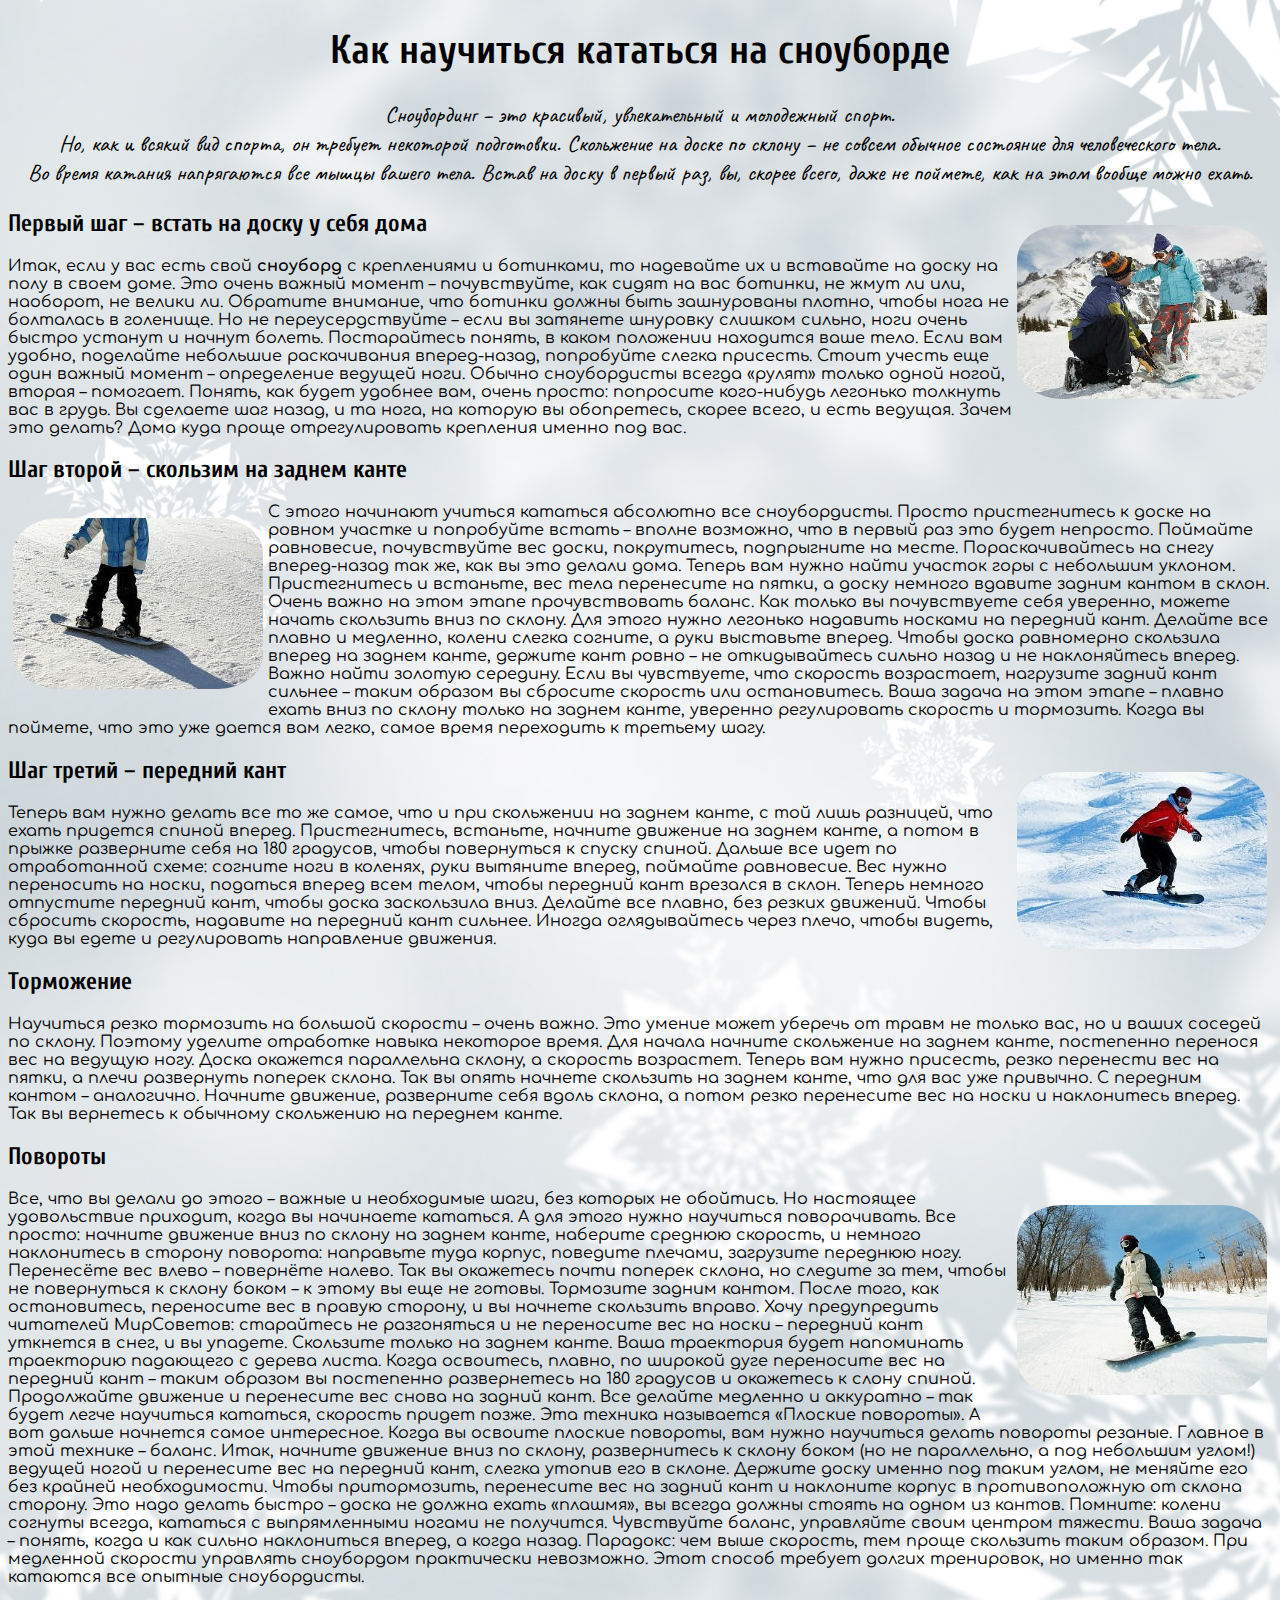
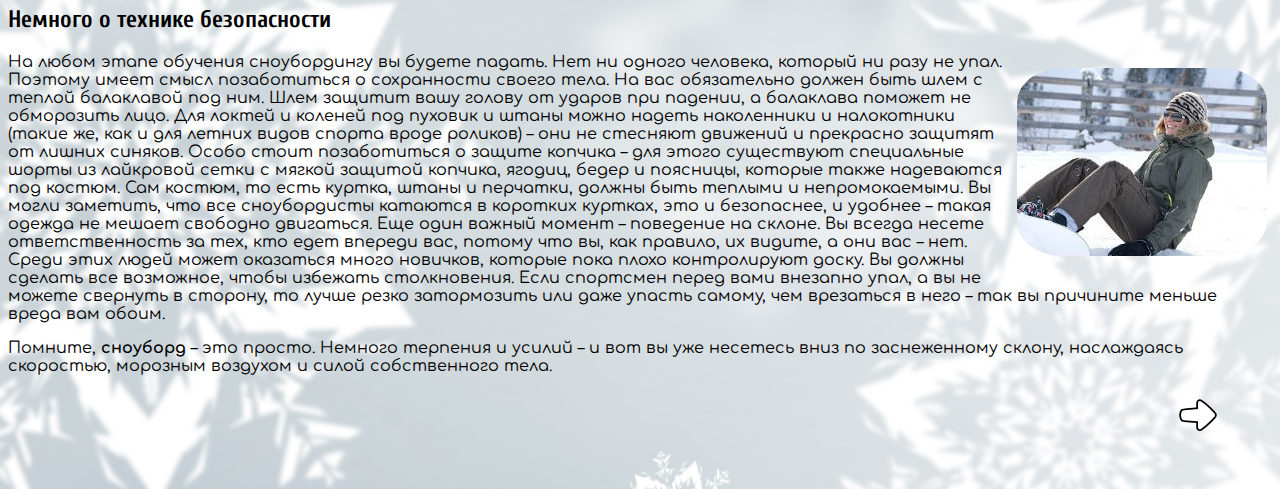
<file: docs/index.html>
<!DOCTYPE html>
<html lang="ru">
<head>
    <meta charset="UTF-8">
    <title>Как научиться кататься на сноуборде</title>

    <link rel="stylesheet" href="css/main.css">

    <link href="https://fonts.googleapis.com/css?family=Caveat|Comfortaa:300|Cuprum:700" rel="stylesheet">

</head>
<body>
    <h1 class="headerone">Как научиться кататься на сноуборде</h1>
    <p class="italic">
        Сноубординг – это красивый, увлекательный и молодежный спорт.<br> Но, как и всякий вид спорта, он требует некоторой подготовки. Скольжение на доске по склону – не совсем обычное состояние для человеческого тела.<br> Во время катания напрягаются все мышцы вашего тела. Встав на доску в первый раз, вы, скорее всего, даже не поймете, как на этом вообще можно ехать.
    </p>
        <h2 class="headertwo">
            <img class="img__right" src="img/1.jpg" alt="#">
            Первый шаг – встать на доску у себя дома
        </h2>
        <p class="text">
        Итак, если у вас есть свой <strong>сноуборд</strong> с креплениями и ботинками, то надевайте их и вставайте на доску на полу в своем доме. Это очень важный момент – почувствуйте, как сидят на вас ботинки, не жмут ли или, наоборот, не велики ли. Обратите внимание, что ботинки должны быть зашнурованы плотно, чтобы нога не болталась в голенище. Но не переусердствуйте – если вы затянете шнуровку слишком сильно, ноги очень быстро устанут и начнут болеть.
            Постарайтесь понять, в каком положении находится ваше тело. Если вам удобно, поделайте небольшие раскачивания вперед-назад, попробуйте слегка присесть. Cтоит учесть еще один важный момент – определение ведущей ноги. Обычно сноубордисты всегда «рулят» только одной ногой, вторая – помогает. Понять, как будет удобнее вам, очень просто: попросите кого-нибудь легонько толкнуть вас в грудь. Вы сделаете шаг назад, и та нога, на которую вы обопретесь, скорее всего, и есть ведущая. Зачем это делать? Дома куда проще отрегулировать крепления именно под вас.
        </p>
            <h2 class="headertwo">
                Шаг второй – скользим на заднем канте
            </h2>
            <p class="text">
                <img class="img__left" src="img/2.jpg" alt="#">
                С этого начинают учиться кататься абсолютно все сноубордисты. Просто пристегнитесь к доске на ровном участке и попробуйте встать – вполне возможно, что в первый раз это будет непросто. Поймайте равновесие, почувствуйте вес доски, покрутитесь, подпрыгните на месте. Пораскачивайтесь на снегу вперед-назад так же, как вы это делали дома.
                Теперь вам нужно найти участок горы с небольшим уклоном. Пристегнитесь и встаньте, вес тела перенесите на пятки, а доску немного вдавите задним кантом в склон. Очень важно на этом этапе прочувствовать баланс. Как только вы почувствуете себя уверенно, можете начать скользить вниз по склону. Для этого нужно легонько надавить носками на передний кант. Делайте все плавно и медленно, колени слегка согните, а руки выставьте вперед. Чтобы доска равномерно скользила вперед на заднем канте, держите кант ровно – не откидывайтесь сильно назад и не наклоняйтесь вперед. Важно найти золотую середину. Если вы чувствуете, что скорость возрастает, нагрузите задний кант сильнее – таким образом вы сбросите скорость или остановитесь.
                Ваша задача на этом этапе – плавно ехать вниз по склону только на заднем канте, уверенно регулировать скорость и тормозить. Когда вы поймете, что это уже дается вам легко, самое время переходить к третьему шагу.
            </p>
                <h2 class="headertwo">
                    <img class="img__right" src="img/3.jpg" alt="#">
                    Шаг третий – передний кант
                </h2>
                <p class="text">Теперь вам нужно делать все то же самое, что и при скольжении на заднем канте, с той лишь разницей, что ехать придется спиной вперед. Пристегнитесь, встаньте, начните движение на заднем канте, а потом в прыжке разверните себя на 180 градусов, чтобы повернуться к спуску спиной. Дальше все идет по отработанной схеме: согните ноги в коленях, руки вытяните вперед, поймайте равновесие. Вес нужно переносить на носки, податься вперед всем телом, чтобы передний кант врезался в склон. Теперь немного отпустите передний кант, чтобы доска заскользила вниз. Делайте все плавно, без резких движений. Чтобы сбросить скорость, надавите на передний кант сильнее. Иногда оглядывайтесь через плечо, чтобы видеть, куда вы едете и регулировать направление движения.
                </p>
                    <h2 class="headertwo">Торможение</h2>
                    <p class="text">Научиться резко тормозить на большой скорости – очень важно. Это умение может уберечь от травм не только вас, но и ваших соседей по склону. Поэтому уделите отработке навыка некоторое время.
                        Для начала начните скольжение на заднем канте, постепенно перенося вес на ведущую ногу. Доска окажется параллельна склону, а скорость возрастет. Теперь вам нужно присесть, резко перенести вес на пятки, а плечи развернуть поперек склона. Так вы опять начнете скользить на заднем канте, что для вас уже привычно.
                        С передним кантом – аналогично. Начните движение, разверните себя вдоль склона, а потом резко перенесите вес на носки и наклонитесь вперед. Так вы вернетесь к обычному скольжению на переднем канте.
                    </p>
                        <h2 class="headertwo">Повороты</h2>
                        <p class="text">
                            <img class="img__right" src="img/4.jpg" alt="#">
                            Все, что вы делали до этого – важные и необходимые шаги, без которых не обойтись. Но настоящее удовольствие приходит, когда вы начинаете кататься. А для этого нужно научиться поворачивать.
                            Все просто: начните движение вниз по склону на заднем канте, наберите среднюю скорость, и немного наклонитесь в сторону поворота: направьте туда корпус, поведите плечами, загрузите переднюю ногу. Перенесёте вес влево – повернёте налево. Так вы окажетесь почти поперек склона, но следите за тем, чтобы не повернуться к склону боком – к этому вы еще не готовы. Тормозите задним кантом. После того, как остановитесь, переносите вес в правую сторону, и вы начнете скользить вправо. Хочу предупредить читатeлей МирCоветов: старайтесь не разгоняться и не переносите вес на носки – передний кант уткнется в снег, и вы упадете. Скользите только на заднем канте. Ваша траектория будет напоминать траекторию падающего с дерева листа.
                            Когда освоитесь, плавно, по широкой дуге переносите вес на передний кант – таким образом вы постепенно развернетесь на 180 градусов и окажетесь к слону спиной. Продолжайте движение и перенесите вес снова на задний кант. Все делайте медленно и аккуратно – так будет легче научиться кататься, скорость придет позже. Эта техника называется «Плоские повороты».
                            А вот дальше начнется самое интересное. Когда вы освоите плоские повороты, вам нужно научиться делать повороты резаные. Главное в этой технике – баланс.
                            Итак, начните движение вниз по склону, развернитесь к склону боком (но не параллельно, а под небольшим углом!) ведущей ногой и перенесите вес на передний кант, слегка утопив его в склоне. Держите доску именно под таким углом, не меняйте его без крайней необходимости. Чтобы притормозить, перенесите вес на задний кант и наклоните корпус в противоположную от склона сторону. Это надо делать быстро – доска не должна ехать «плашмя», вы всегда должны стоять на одном из кантов. Помните: колени согнуты всегда, кататься с выпрямленными ногами не получится. Чувствуйте баланс, управляйте своим центром тяжести. Ваша задача – понять, когда и как сильно наклониться вперед, а когда назад. Парадокс: чем выше скорость, тем проще скользить таким образом. При медленной скорости управлять сноубордом практически невозможно.
                            Этот способ требует долгих тренировок, но именно так катаются все опытные сноубордисты.
                        </p>
                            <h2 class="headertwo">Немного о технике безопасности</h2>
                            <p class="text">
                                <img class="img__right" src="img/5.jpg" alt="#">
                                На любом этапе обучения сноубордингу вы будете падать. Нет ни одного человека, который ни разу не упал. Поэтому имеет смысл позаботиться о сохранности своего тела.
                                На вас обязательно должен быть шлем с теплой балаклавой под ним. Шлем защитит вашу голову от ударов при падении, а балаклава поможет не обморозить лицо. Для локтей и коленей под пуховик и штаны можно надеть наколенники и налокотники (такие же, как и для летних видов спорта вроде роликов) – они не стесняют движений и прекрасно защитят от лишних синяков. Особо стоит позаботиться о защите копчика – для этого существуют специальные шорты из лайкровой сетки с мягкой защитой копчика, ягодиц, бедер и поясницы, которые также надеваются под костюм.
                                Сам костюм, то есть куртка, штаны и перчатки, должны быть теплыми и непромокаемыми. Вы могли заметить, что все сноубордисты катаются в коротких куртках, это и безопаснее, и удобнее – такая одежда не мешает свободно двигаться.
                                Еще один важный момент – поведение на склоне. Вы всегда несете ответственность за тех, кто едет впереди вас, потому что вы, как правило, их видите, а они вас – нет. Среди этих людей может оказаться много новичков, которые пока плохо контролируют доску. Вы должны сделать все возможное, чтобы избежать столкновения. Если спортсмен перед вами внезапно упал, а вы не можете свернуть в сторону, то лучше резко затормозить или даже упасть самому, чем врезаться в него – так вы причините меньше вреда вам обоим.
                            </p>
    <footer>
        <p class="text">Помните, <strong>сноуборд</strong> – это просто. Немного терпения и усилий – и вот вы уже несетесь вниз по заснеженному склону, наслаждаясь скоростью, морозным воздухом и силой собственного тела.</p>

        <a href="precautions.html"><img class="button__img__right" src="img/icons/icons8-направо-48.png" alt="Следующая страница"></a>
    </footer>
</body>
</html>
</file>
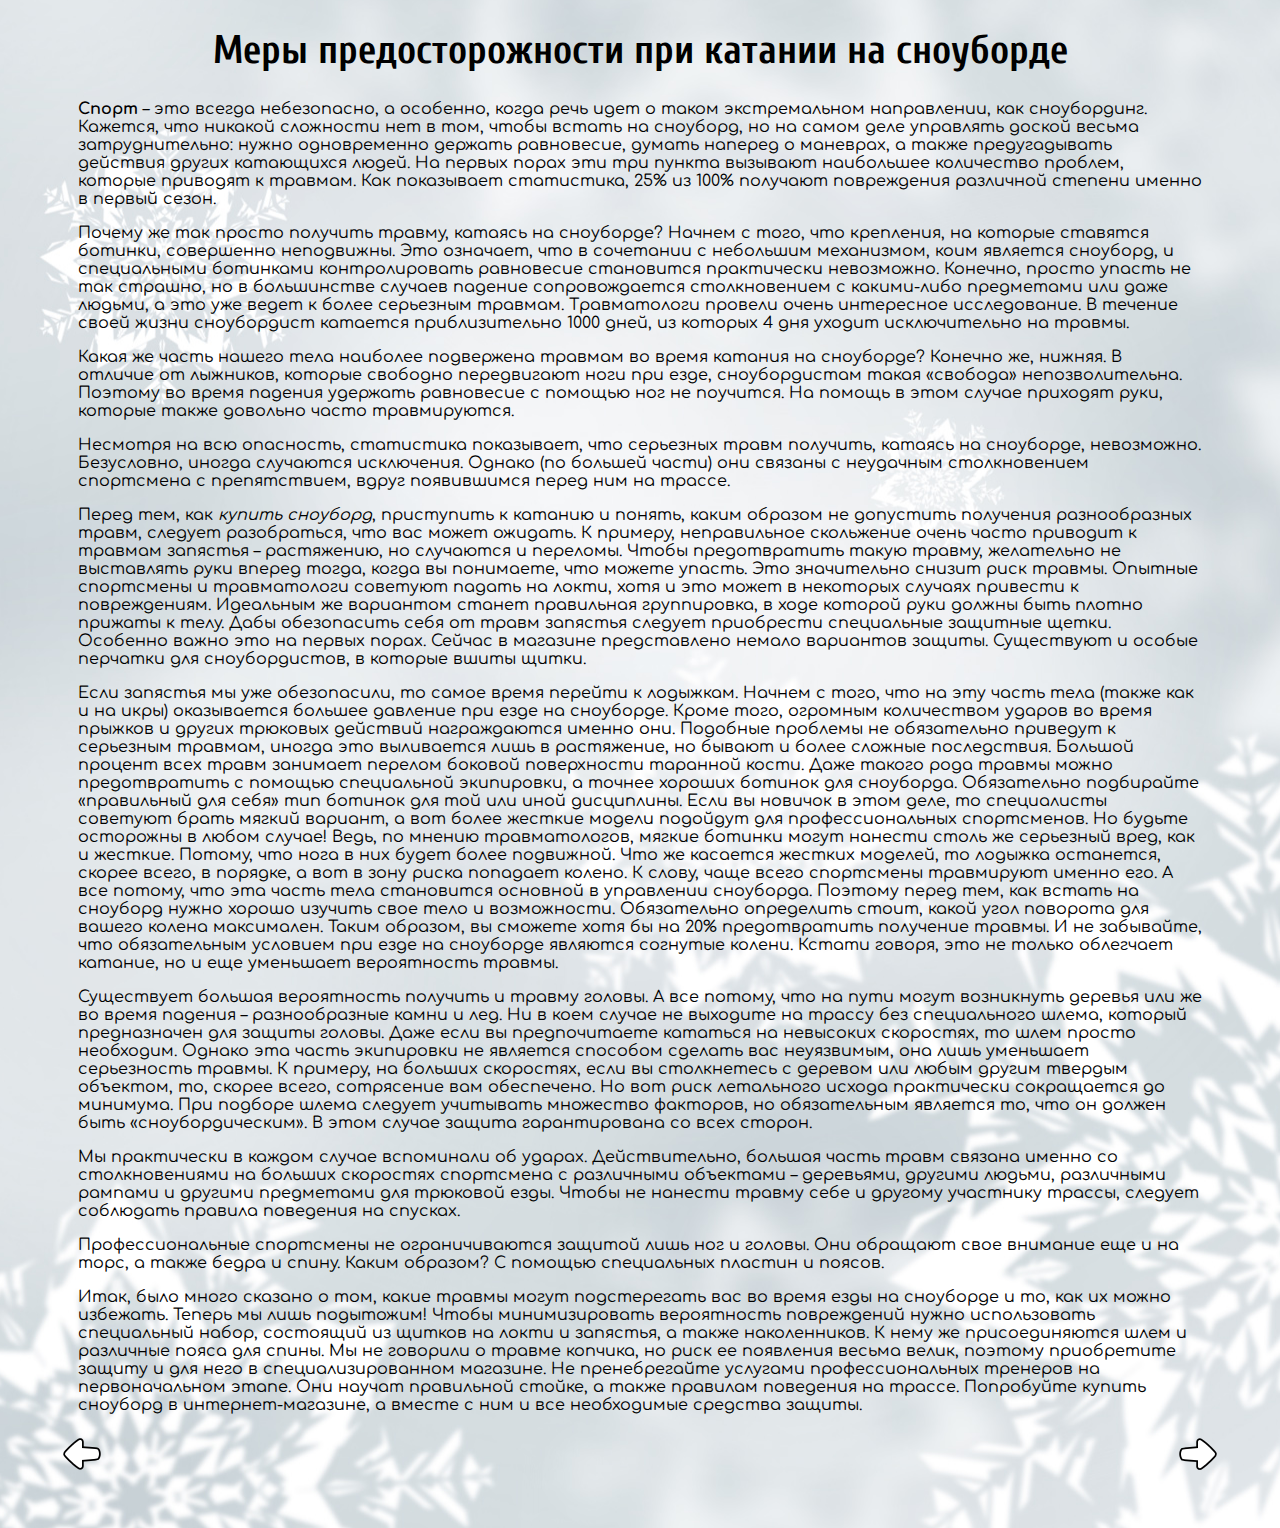
<file: docs/precautions.html>
<!DOCTYPE html>
<html lang="ru">
<head>
    <meta charset="UTF-8">
    <title>Меры предосторожности при катании на сноуборде</title>

    <link rel="stylesheet" href="css/main.css">

    <link href="https://fonts.googleapis.com/css?family=Caveat|Comfortaa:300|Cuprum:700" rel="stylesheet">

</head>
<body>
    <h1 class="headerone">Меры предосторожности при катании на сноуборде</h1>
    <p class="text__precautions"><strong>Спорт</strong> – это всегда небезопасно, а особенно, когда речь идет о таком экстремальном направлении, как сноубординг. Кажется, что никакой сложности нет в том, чтобы встать на сноуборд, но на самом деле управлять доской весьма затруднительно: нужно одновременно держать равновесие, думать наперед о маневрах, а также предугадывать действия других катающихся людей. На первых порах эти три пункта вызывают наибольшее количество проблем, которые приводят к травмам. Как показывает статистика, 25% из 100% получают повреждения различной степени именно в первый сезон.</p>
            <p class="text__precautions">Почему же так просто получить травму, катаясь на сноуборде? Начнем с того, что крепления, на которые ставятся ботинки, совершенно неподвижны. Это означает, что в сочетании с небольшим механизмом, коим является сноуборд, и специальными ботинками контролировать равновесие становится практически невозможно. Конечно, просто упасть не так страшно, но в большинстве случаев падение сопровождается столкновением с какими-либо предметами или даже людьми, а это уже ведет к более серьезным травмам. Травматологи провели очень интересное исследование. В течение своей жизни сноубордист катается приблизительно 1000 дней, из которых 4 дня уходит исключительно на травмы.</p>
                <p class="text__precautions">Какая же часть нашего тела наиболее подвержена травмам во время катания на сноуборде? Конечно же, нижняя. В отличие от лыжников, которые свободно передвигают ноги при езде, сноубордистам такая «свобода» непозволительна. Поэтому во время падения удержать равновесие с помощью ног не поучится. На помощь в этом случае приходят руки, которые также довольно часто травмируются.</p>
                    <p class="text__precautions">Несмотря на всю опасность, статистика показывает, что серьезных травм получить, катаясь на сноуборде, невозможно. Безусловно, иногда случаются исключения. Однако (по большей части) они связаны с неудачным столкновением спортсмена с препятствием, вдруг появившимся перед ним на трассе.</p>
                        <p class="text__precautions">Перед тем, как <em>купить сноуборд</em>, приступить к катанию и понять, каким образом не допустить получения разнообразных травм, следует разобраться, что вас может ожидать. К примеру, неправильное скольжение очень часто приводит к травмам запястья – растяжению, но случаются и переломы. Чтобы предотвратить такую травму, желательно не выставлять руки вперед тогда, когда вы понимаете, что можете упасть. Это значительно снизит риск травмы. Опытные спортсмены и травматологи советуют падать на локти, хотя и это может в некоторых случаях привести к повреждениям. Идеальным же вариантом станет правильная группировка, в ходе которой руки должны быть плотно прижаты к телу. Дабы обезопасить себя от травм запястья следует приобрести специальные защитные щетки. Особенно важно это на первых порах. Сейчас в магазине представлено немало вариантов защиты. Существуют и особые перчатки для сноубордистов, в которые вшиты щитки.</p>
                            <p class="text__precautions">Если запястья мы уже обезопасили, то самое время перейти к лодыжкам. Начнем с того, что на эту часть тела (также как и на икры) оказывается большее давление при езде на сноуборде. Кроме того, огромным количеством ударов во время прыжков и других трюковых действий награждаются именно они. Подобные проблемы не обязательно приведут к серьезным травмам, иногда это выливается лишь в растяжение, но бывают и более сложные последствия. Большой процент всех травм занимает перелом боковой поверхности таранной кости. Даже такого рода травмы можно предотвратить с помощью специальной экипировки, а точнее хороших ботинок для сноуборда. Обязательно подбирайте «правильный для себя» тип ботинок для той или иной дисциплины. Если вы новичок в этом деле, то специалисты советуют брать мягкий вариант, а вот более жесткие модели подойдут для профессиональных спортсменов. Но будьте осторожны в любом случае! Ведь, по мнению травматологов, мягкие ботинки могут нанести столь же серьезный вред, как и жесткие. Потому, что нога в них будет более подвижной. Что же касается жестких моделей, то лодыжка останется, скорее всего, в порядке, а вот в зону риска попадает колено. К слову, чаще всего спортсмены травмируют именно его. А все потому, что эта часть тела становится основной в управлении сноуборда. Поэтому перед тем, как встать на сноуборд нужно хорошо изучить свое тело и возможности. Обязательно определить стоит, какой угол поворота для вашего колена максимален. Таким образом, вы сможете хотя бы на 20% предотвратить получение травмы. И не забывайте, что обязательным условием при езде на сноуборде являются согнутые колени. Кстати говоря, это не только облегчает катание, но и еще уменьшает вероятность травмы.</p>
                                <p class="text__precautions">Существует большая вероятность получить и травму головы. А все потому, что на пути могут возникнуть деревья или же во время падения – разнообразные камни и лед. Ни в коем случае не выходите на трассу без специального шлема, который предназначен для защиты головы. Даже если вы предпочитаете кататься на невысоких скоростях, то шлем просто необходим. Однако эта часть экипировки не является способом сделать вас неуязвимым, она лишь уменьшает серьезность травмы. К примеру, на больших скоростях, если вы столкнетесь с деревом или любым другим твердым объектом, то, скорее всего, сотрясение вам обеспечено. Но вот риск летального исхода практически сокращается до минимума. При подборе шлема следует учитывать множество факторов, но обязательным является то, что он должен быть «сноубордическим». В этом случае защита гарантирована со всех сторон.</p>
                                    <p class="text__precautions">Мы практически в каждом случае вспоминали об ударах. Действительно, большая часть травм связана именно со столкновениями на больших скоростях спортсмена с различными объектами – деревьями, другими людьми, различными рампами и другими предметами для трюковой езды. Чтобы не нанести травму себе и другому участнику трассы, следует соблюдать правила поведения на спусках.</p>
                                        <p class="text__precautions">Профессиональные спортсмены не ограничиваются защитой лишь ног и головы. Они обращают свое внимание еще и на торс, а также бедра и спину. Каким образом? С помощью специальных пластин и поясов.</p>
    <p class="text__precautions">Итак, было много сказано о том, какие травмы могут подстерегать вас во время езды на сноуборде и то, как их можно избежать. Теперь мы лишь подытожим! Чтобы минимизировать вероятность повреждений нужно использовать специальный набор, состоящий из щитков на локти и запястья, а также наколенников. К нему же присоединяются шлем и различные пояса для спины. Мы не говорили о травме копчика, но риск ее появления весьма велик, поэтому приобретите защиту и для него в специализированном магазине. Не пренебрегайте услугами профессиональных тренеров на первоначальном этапе. Они научат правильной стойке, а также правилам поведения на трассе. Попробуйте <a class="link" href="https://www.google.ru/search?q=%D0%BA%D1%83%D0%BF%D0%B8%D1%82%D1%8C+%D1%81%D0%BD%D0%BE%D1%83%D0%B1%D0%BE%D1%80%D0%B4&newwindow=1&source=univ&tbm=shop&tbo=u&sa=X&ved=0ahUKEwiPg6aTsI7YAhXkYZoKHcEtCmIQsxgIKQ&biw=1366&bih=675"> купить сноуборд</a> в интернет-магазине, а вместе с ним и все необходимые средства защиты.</p>
    <footer>
        <a href="index.html"><img class="button__img__left" src="img/icons/icons8-налево-48.png" alt="Предыдущая страница"></a>
        <a href="where%20to%20ride.html"><img class="button__img__right" src="img/icons/icons8-направо-48.png" alt="Следующая страница"></a>
    </footer>
</body>
</html>
</file>
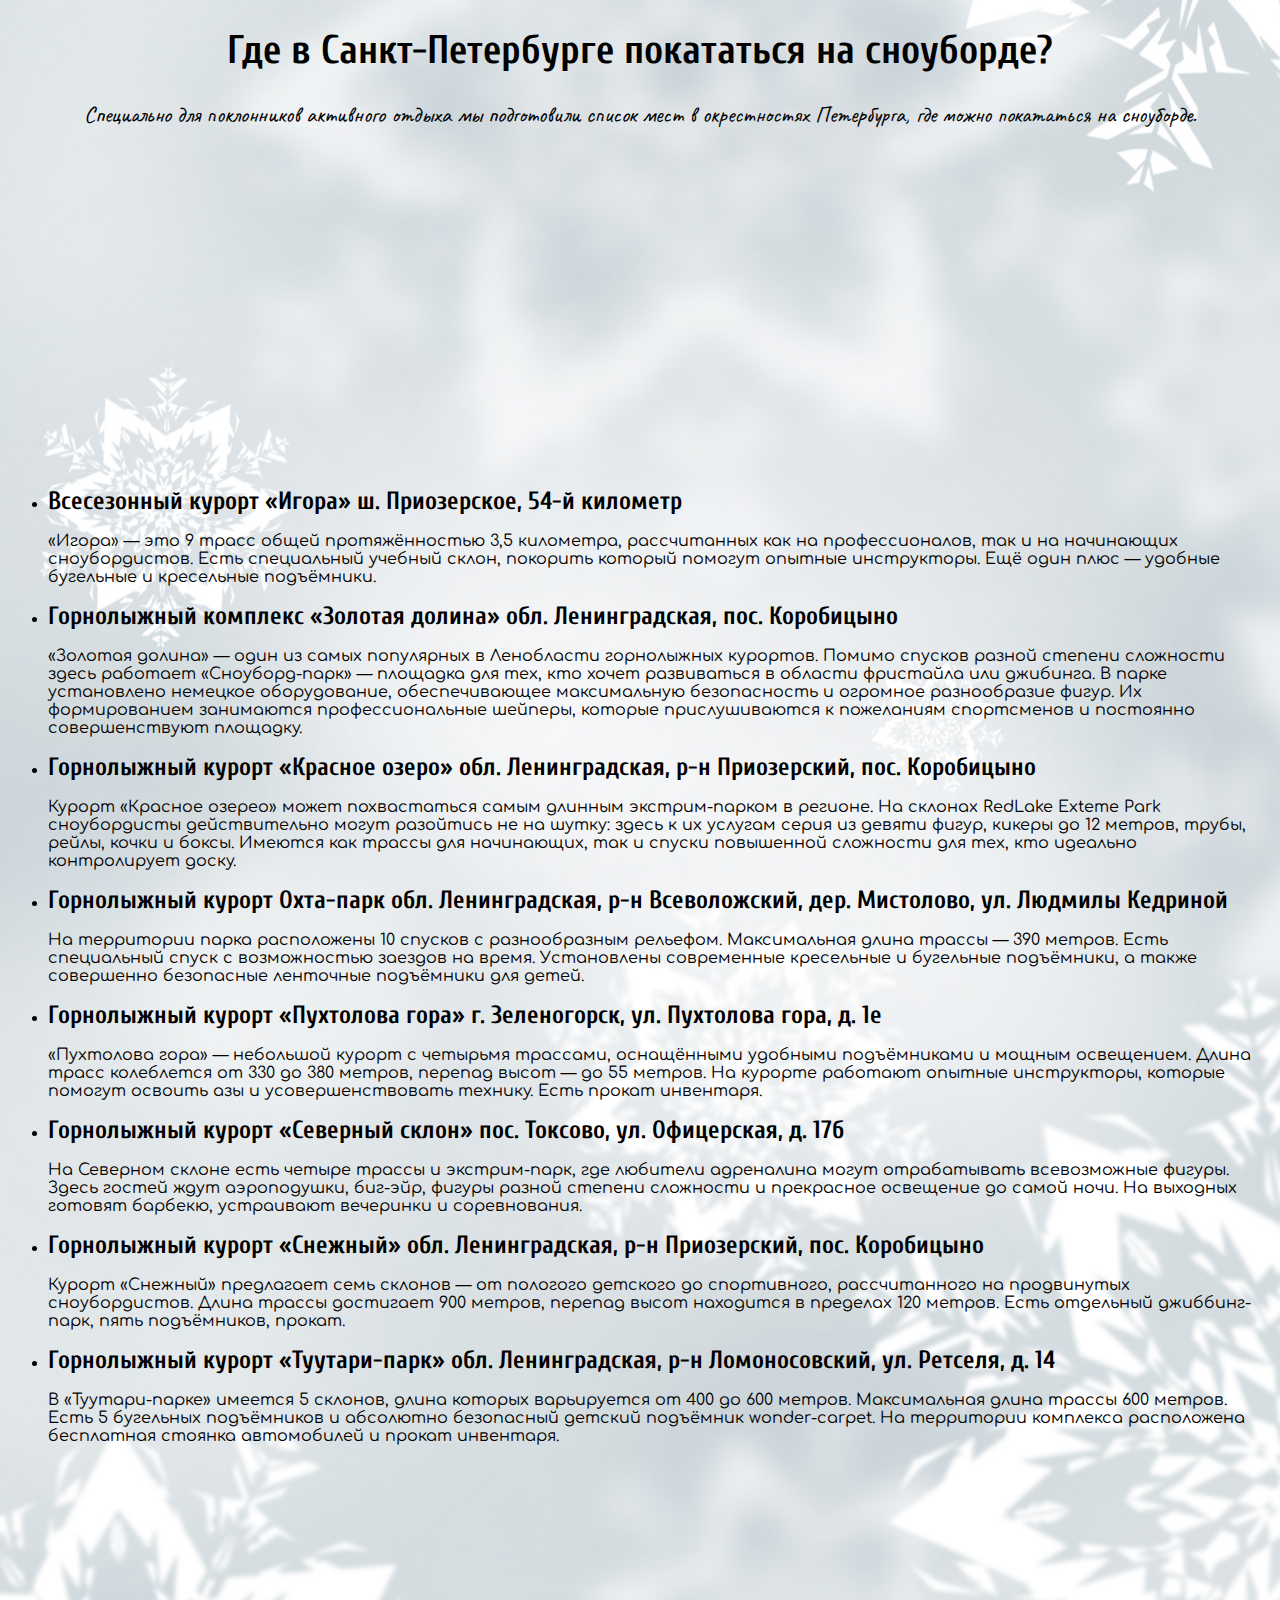
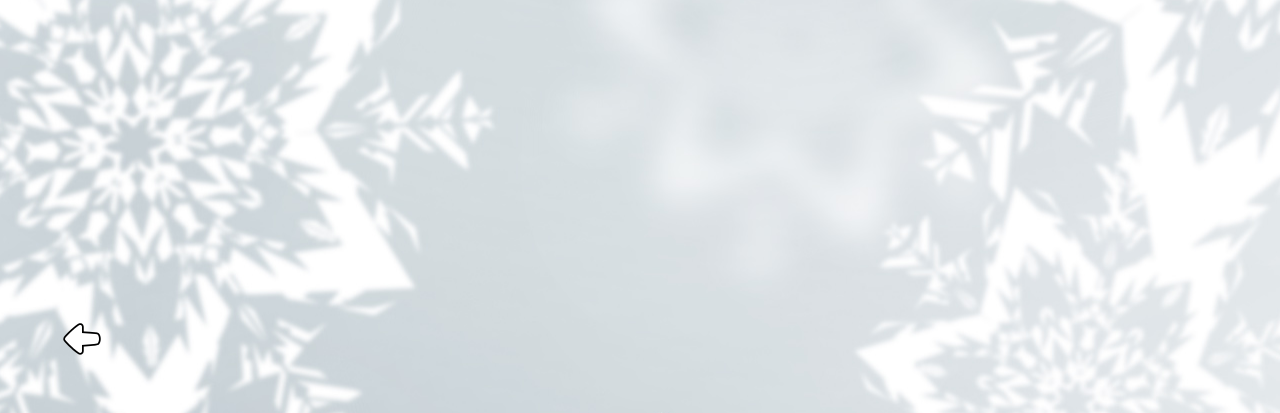
<file: docs/where to ride.html>
<!DOCTYPE html>
<html lang="ru">
<head>
    <meta charset="UTF-8">
    <title>Где в Санкт-Петербурге покататься на сноуборде?</title>

    <link rel="stylesheet" href="css/main.css">

    <link href="https://fonts.googleapis.com/css?family=Caveat|Comfortaa:300|Cuprum:700" rel="stylesheet">

</head>
<body>
    <h1 class="headerone">Где в Санкт-Петербурге покататься на сноуборде?</h1>
        <p class="italic">Cпециально для поклонников активного отдыха мы подготовили список мест в окрестностях Петербурга, где можно покататься на сноуборде.</p>
    <p><iframe class="video" src="https://www.youtube-nocookie.com/embed/f2EaV9S2pUc?rel=0&amp;showinfo=0&amp;start=27"></iframe></p>

        <ul>
            <li><strong class="strong">Всесезонный курорт «Игора»  ш. Приозерское, 54-й   километр</strong><p class="text">«Игора» — это 9 трасс общей протяжённостью 3,5 километра, рассчитанных как на профессионалов, так и на начинающих сноубордистов. Есть специальный учебный склон, покорить который помогут опытные инструкторы. Ещё один плюс — удобные бугельные и кресельные подъёмники.</p></li>
            <li><strong class="strong">Горнолыжный комплекс «Золотая долина»  обл. Ленинградская, пос. Коробицыно</strong><p class="text">«Золотая долина» — один из самых популярных в Ленобласти горнолыжных курортов. Помимо спусков разной степени сложности здесь работает «Сноуборд-парк» — площадка для тех, кто хочет развиваться в области фристайла или джибинга. В парке установлено немецкое оборудование, обеспечивающее максимальную безопасность и огромное разнообразие фигур. Их формированием занимаются профессиональные шейперы, которые прислушиваются к пожеланиям спортсменов и постоянно совершенствуют площадку.</p></li>
            <li><strong class="strong">Горнолыжный курорт «Красное озеро»  обл. Ленинградская, р-н Приозерский, пос. Коробицыно</strong><p class="text">Курорт «Красное озерео» может похвастаться самым длинным экстрим-парком в регионе. На склонах RedLake Exteme Park сноубордисты действительно могут разойтись не на шутку: здесь к их услугам серия из девяти фигур, кикеры до 12 метров, трубы, рейлы, кочки и боксы. Имеются как трассы для начинающих, так и спуски повышенной сложности для тех, кто идеально контролирует доску.</p></li>
            <li><strong class="strong">Горнолыжный курорт Охта-парк  обл. Ленинградская, р-н Всеволожский, дер. Мистолово, ул. Людмилы Кедриной</strong><p class="text">На территории парка расположены 10 спусков с разнообразным рельефом. Максимальная длина трассы — 390 метров. Есть специальный спуск с возможностью заездов на время. Установлены современные кресельные и бугельные подъёмники, а также совершенно безопасные ленточные подъёмники для детей.</p></li>
            <li><strong class="strong">Горнолыжный курорт «Пухтолова гора» г. Зеленогорск, ул. Пухтолова гора, д. 1е</strong><p class="text">«Пухтолова гора» — небольшой курорт с четырьмя трассами, оснащёнными удобными подъёмниками и мощным освещением. Длина трасс колеблется от 330 до 380 метров, перепад высот — до 55 метров. На курорте работают опытные инструкторы, которые помогут освоить азы и усовершенствовать технику. Есть прокат инвентаря.</p></li>
            <li><strong class="strong">Горнолыжный курорт «Северный склон» пос. Токсово, ул. Офицерская, д. 17б</strong><p class="text">На Северном склоне есть четыре трассы и экстрим-парк, где любители адреналина могут отрабатывать всевозможные фигуры. Здесь гостей ждут аэроподушки, биг-эйр, фигуры разной степени сложности и прекрасное освещение до самой ночи. На выходных готовят барбекю, устраивают вечеринки и соревнования.</p></li>
            <li><strong class="strong">Горнолыжный курорт «Снежный» обл. Ленинградская, р-н Приозерский, пос. Коробицыно</strong><p class="text">Курорт «Снежный» предлагает семь склонов — от пологого детского до спортивного, рассчитанного на продвинутых сноубордистов. Длина трассы достигает 900 метров, перепад высот находится в пределах 120 метров. Есть отдельный джиббинг-парк, пять подъёмников, прокат.</p></li>
            <li><strong class="strong">Горнолыжный курорт «Туутари-парк» обл. Ленинградская, р-н Ломоносовский, ул. Ретселя, д. 14</strong><p class="text">В «Туутари-парке» имеется 5 склонов, длина которых варьируется от 400 до 600 метров. Максимальная длина трассы 600 метров. Есть 5 бугельных подъёмников и абсолютно безопасный детский подъёмник wonder-carpet. На территории комплекса расположена бесплатная стоянка автомобилей и прокат инвентаря.</p></li>
        </ul>
    <iframe class="map" src="https://www.google.com/maps/embed?pb=!1m18!1m12!1m3!1d255987.65208989035!2d30.044885429055878!3d59.91714833753931!2m3!1f0!2f0!3f0!3m2!1i1024!2i768!4f13.1!3m3!1m2!1s0x4696378cc74a65ed%3A0x6dc7673fab848eff!2z0KHQsNC90LrRgi3Qn9C10YLQtdGA0LHRg9GA0LM!5e0!3m2!1sru!2sru!4v1513420836144"></iframe>
<footer>
    <a href="precautions.html"><img class="button__img__left" src="img/icons/icons8-налево-48.png" alt="Предыдущая страница"></a>
</footer>
</body>
</html>
</file>
<file: docs/css/main.css>
html {
    background-image: url("../img/snow-background.jpg");
    background-position: center;
}

.headerone {
    font-family: 'Cuprum', sans-serif;
    font-size: 40px;
    text-align: center;
}

.headertwo {
    font-family: 'Cuprum', sans-serif;
}

.italic {
    font-family: 'Caveat', cursive;
    font-size: 23px;
    text-align: center;
}

.text {
    font-family: 'Comfortaa', cursive;
}

.text__precautions{
    font-family: 'Comfortaa', cursive;
    padding: 0 70px 0;
}

.strong {
    font-family: 'Cuprum', sans-serif;
    font-size: 25px;
}

.link {
    text-decoration: none;
    color: black;
}

.link:hover {
    text-decoration: underline;
    color: deepskyblue;
}

.img__right {
    padding: 15px 5px 15px;
    border-radius: 50px;
    float: right;
}

.img__left {
    padding: 15px 5px 15px;
    border-radius: 50px;
    float: left;
}

.button__img__right {
    float: right;
    padding: 0 50px 50px;
}

.button__img__left {
    float: left;
    padding: 0 50px 50px;
}

.video {
    width: 100%;
    height: 315px;
    border: none;
}

.map {
    width: 100%;
    height: 450px;
    border: none;
}
</file>
